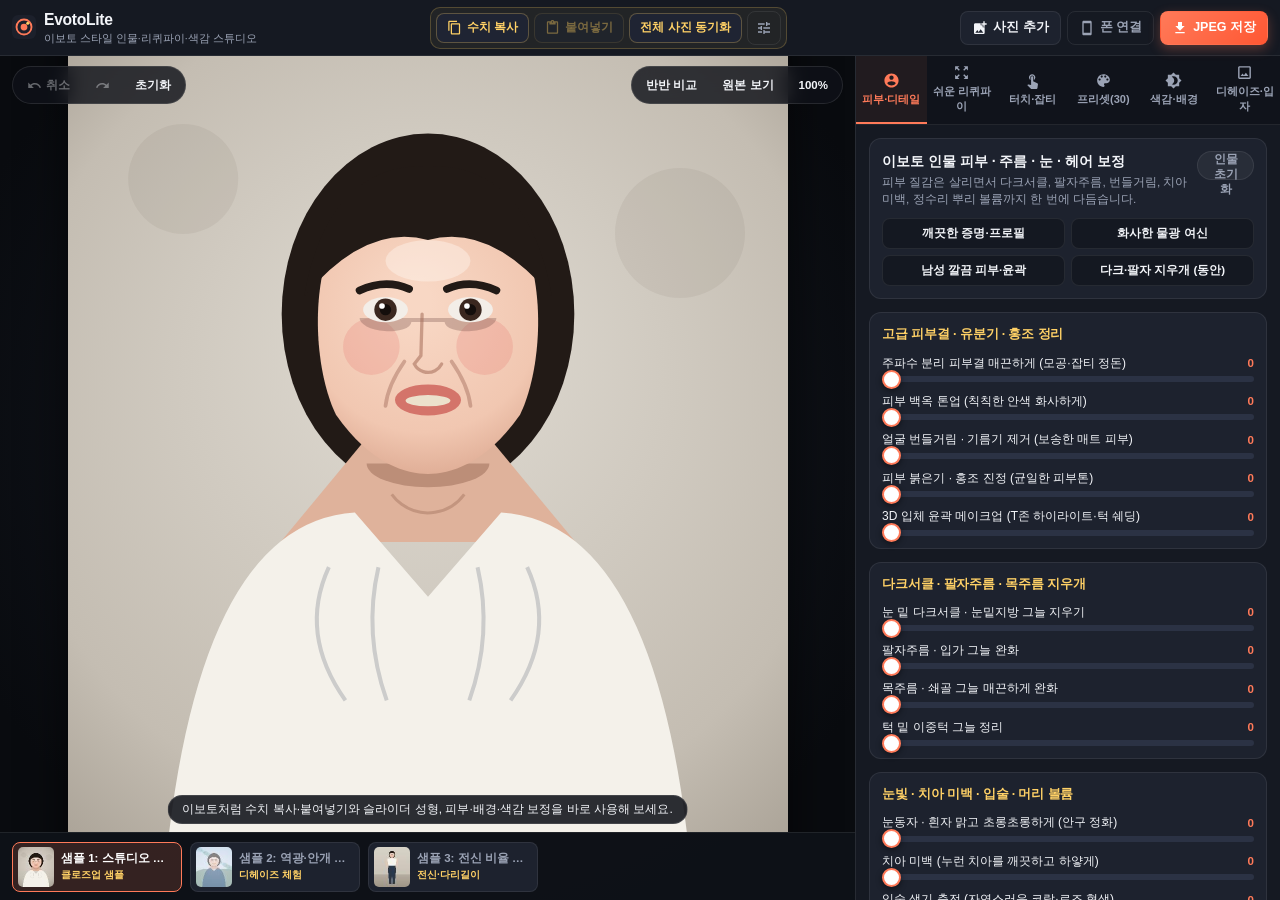
<file: index.html>
<!DOCTYPE html>
<html lang="ko">
<head>
  <meta charset="UTF-8">
  <meta name="viewport" content="width=device-width, initial-scale=1.0, maximum-scale=1.0, user-scalable=no, viewport-fit=cover">
  <title>EvotoLite - 쉬운 리퀴파이 & 인물·색감 올인원 보정 스튜디오</title>
  <meta name="theme-color" content="#0f1116">
  <meta name="apple-mobile-web-app-capable" content="yes">
  <meta name="apple-mobile-web-app-status-bar-style" content="black-translucent">
  <meta name="description" content="이보토 스타일 인물 피부·주름·치아·머리볼륨 보정, 슬라이더·터치 리퀴파이, 보정 수치 복사/붙여넣기 및 일괄 동기화, 30종 프리셋, 디헤이즈, 필름 그레인, JPEG 내보내기를 지원하는 스마트폰·PC 보정 앱">
  <link rel="manifest" href="manifest.json">
  <link rel="icon" href="data:image/svg+xml,<svg xmlns='http://www.w3.org/2000/svg' viewBox='0 0 100 100'><rect width='100' height='100' rx='24' fill='%230f1116'/><circle cx='50' cy='50' r='34' stroke='%23ff7a59' stroke-width='7' fill='none'/><circle cx='50' cy='50' r='15' fill='%23ff7a59'/><circle cx='65' cy='35' r='6' fill='%23ffd166'/></svg>">
  <link rel="stylesheet" href="style.css">
</head>
<body>
  <div class="app-shell">
    <!-- 상단 헤더 바 -->
    <header class="top-header" role="banner">
      <div class="brand-group">
        <div class="brand-logo" aria-hidden="true">
          <svg viewBox="0 0 32 32" width="24" height="24">
            <rect width="32" height="32" rx="8" fill="#1c202b"/>
            <circle cx="16" cy="16" r="10" stroke="#ff7a59" stroke-width="2.5" fill="none"/>
            <circle cx="16" cy="16" r="4.5" fill="#ff7a59"/>
            <circle cx="21" cy="11" r="2" fill="#ffd166"/>
          </svg>
        </div>
        <div class="brand-titles">
          <h1 class="brand-name">EvotoLite</h1>
          <span class="brand-sub">이보토 스타일 인물·리퀴파이·색감 스튜디오</span>
        </div>
      </div>

      <!-- 핵심: 이보토 스타일 보정 수치 복사 / 붙여넣기 / 일괄 동기화 바 -->
      <div class="sync-action-bar" role="group" aria-label="보정 수치 복사 및 붙여넣기">
        <button id="btn-copy-settings" type="button" class="btn btn-sync" title="현재 사진의 인물·리퀴파이·색감 보정 수치를 복사합니다 (Ctrl+C)">
          <svg viewBox="0 0 24 24" width="15" height="15" fill="currentColor" aria-hidden="true"><path d="M16 1H4c-1.1 0-2 .9-2 2v14h2V3h12V1zm3 4H8c-1.1 0-2 .9-2 2v14c0 1.1.9 2 2 2h11c1.1 0 2-.9 2-2V7c0-1.1-.9-2-2-2zm0 16H8V7h11v14z"/></svg>
          <span>수치 복사</span>
        </button>
        <button id="btn-paste-settings" type="button" class="btn btn-sync" disabled title="복사해 둔 보정 수치를 현재 사진에 그대로 붙여넣습니다 (Ctrl+V)">
          <svg viewBox="0 0 24 24" width="15" height="15" fill="currentColor" aria-hidden="true"><path d="M19 2h-4.18C14.4.84 13.3 0 12 0c-1.3 0-2.4.84-2.82 2H5c-1.1 0-2 .9-2 2v16c0 1.1.9 2 2 2h14c1.1 0 2-.9 2-2V4c0-1.1-.9-2-2-2zm-7 0c.55 0 1 .45 1 1s-.45 1-1 1-1-.45-1-1 .45-1 1-1zm7 18H5V4h2v3h10V4h2v16z"/></svg>
          <span>붙여넣기</span>
        </button>
        <button id="btn-sync-all-photos" type="button" class="btn btn-sync hide-sm" title="현재 보정 수치를 아래 목록의 모든 사진에 한 번에 똑같이 적용합니다">
          <span>전체 사진 동기화</span>
        </button>
        <button id="btn-copy-options" type="button" class="btn btn-ghost btn-icon-only" title="복사할 항목 선택 및 텍스트 코드로 공유하기" aria-label="복사 옵션 및 수치 코드 창 열기">
          <svg viewBox="0 0 24 24" width="16" height="16" fill="currentColor"><path d="M3 17v2h6v-2H3zM3 5v2h10V5H3zm10 16v-2h8v-2h-8v-2h-2v6h2zM7 9v2H3v2h4v2h2V9H7zm14 4v-2H11v2h10zm-6-4h2V7h4V5h-4V3h-2v6z"/></svg>
        </button>
      </div>

      <div class="header-actions">
        <label for="file-upload-input" class="btn btn-secondary" title="내 스마트폰이나 컴퓨터에서 사진 여러 장 불러오기">
          <svg viewBox="0 0 24 24" width="16" height="16" fill="currentColor" aria-hidden="true"><path d="M19 7v2.99s-1.99.01-2 0V7h-3s.01-1.99 0-2h3V2h2v3h3v2h-3zm-3 4V8h-3V5H5c-1.1 0-2 .9-2 2v12c0 1.1.9 2 2 2h12c1.1 0 2-.9 2-2v-8h-3zM5 19l3-4 2 3 3-4 4 5H5z"/></svg>
          <span>사진 추가</span>
        </label>
        <input id="file-upload-input" type="file" accept="image/*" multiple class="sr-only">

        <button id="btn-mobile-guide" type="button" class="btn btn-ghost" title="스마트폰 연결 및 앱 설치 방법">
          <svg viewBox="0 0 24 24" width="16" height="16" fill="currentColor" aria-hidden="true"><path d="M17 1.01L7 1c-1.1 0-2 .9-2 2v18c0 1.1.9 2 2 2h10c1.1 0 2-.9 2-2V3c0-1.1-.9-1.99-2-1.99zM17 19H7V5h10v14z"/></svg>
          <span class="hide-md">폰 연결</span>
        </button>

        <button id="btn-export-open" type="button" class="btn btn-primary" title="보정한 사진을 JPEG 파일로 저장하기">
          <svg viewBox="0 0 24 24" width="16" height="16" fill="currentColor" aria-hidden="true"><path d="M19 9h-4V3H9v6H5l7 7 7-7zM5 18v2h14v-2H5z"/></svg>
          <span>JPEG 저장</span>
        </button>
      </div>
    </header>

    <!-- 메인 워크스페이스 (캔버스 뷰포트 + 컨트롤 독) -->
    <main class="workspace">
      <!-- 사진 미리보기 & 하단 필름스트립 영역 -->
      <section class="canvas-stage" id="canvas-stage" aria-label="사진 편집 미리보기 영역">
        <!-- 상단 플로팅 미니 툴바 (실행취소, 비교, 배율) -->
        <div class="stage-floating-bar">
          <div class="floating-group">
            <button id="btn-undo" type="button" class="icon-pill" title="한 단계 취소 (Ctrl+Z)" disabled aria-label="한 단계 취소">
              <svg viewBox="0 0 24 24" width="15" height="15" fill="currentColor"><path d="M12.5 8c-2.65 0-5.05.99-6.9 2.6L2 7v9h9l-3.62-3.62c1.39-1.16 3.16-1.88 5.12-1.88 3.54 0 6.55 2.31 7.6 5.5l2.37-.78C21.08 11.03 17.15 8 12.5 8z"/></svg>
              <span>취소</span>
            </button>
            <button id="btn-redo" type="button" class="icon-pill" title="다시 실행 (Ctrl+Y)" disabled aria-label="다시 실행">
              <svg viewBox="0 0 24 24" width="15" height="15" fill="currentColor"><path d="M18.4 10.6C16.55 8.99 14.15 8 11.5 8c-4.65 0-8.58 3.03-9.96 7.22L3.9 16c1.05-3.19 4.05-5.5 7.6-5.5 1.95 0 3.73.72 5.12 1.88L13 16h9V7l-3.6 3.6z"/></svg>
            </button>
            <button id="btn-reset-all" type="button" class="icon-pill" title="현재 사진의 모든 보정을 처음 상태로 초기화">
              <span>초기화</span>
            </button>
          </div>

          <div class="floating-group">
            <button id="btn-split-compare" type="button" class="icon-pill" aria-pressed="false" title="화면을 반으로 나누어 보정 전과 후 비교하기">
              <span>반반 비교</span>
            </button>
            <button id="btn-hold-original" type="button" class="icon-pill" title="누르고 있는 동안 원본 사진 보기 (스페이스바)">
              <span>원본 보기</span>
            </button>
            <button id="btn-zoom-fit" type="button" class="icon-pill" title="화면 크기에 사진 맞추기">
              <span id="zoom-readout">100%</span>
            </button>
          </div>
        </div>

        <!-- 캔버스 래퍼 -->
        <div class="canvas-viewport" id="canvas-viewport">
          <div class="canvas-transform-layer" id="canvas-transform-layer">
            <!-- 보정 후 메인 캔버스 -->
            <canvas id="editor-canvas" width="900" height="1125"></canvas>
            <!-- 반반 비교용 원본 오버레이 캔버스 -->
            <canvas id="before-canvas" class="before-canvas hidden" width="900" height="1125"></canvas>
            <!-- 리퀴파이 격자(그리드) 및 가이드 표시용 오버레이 캔버스 -->
            <canvas id="overlay-canvas" class="overlay-canvas" width="900" height="1125"></canvas>

            <!-- 반반 비교 슬라이더 핸들 -->
            <div id="split-divider" class="split-divider hidden" style="left: 50%;">
              <div class="split-line"></div>
              <div class="split-handle" role="slider" aria-label="전후 비교 구분선" aria-valuemin="5" aria-valuemax="95" aria-valuenow="50" tabindex="0">
                <span>전</span>
                <span>후</span>
              </div>
            </div>

            <!-- 이보토 스타일 스마트 리퀴파이 얼굴·체형 가이드 핸들 -->
            <div id="face-guide-box" class="face-guide-box hidden">
              <div class="face-guide-header">
                <span>얼굴 중심 가이드 (드래그하여 얼굴에 맞추세요)</span>
              </div>
              <div class="face-oval-ring">
                <span class="guide-dot eye-left" title="왼쪽 눈 위치"></span>
                <span class="guide-dot eye-right" title="오른쪽 눈 위치"></span>
                <span class="guide-dot nose-center" title="코 중심"></span>
                <span class="guide-dot mouth-center" title="입술 위치"></span>
                <span class="guide-dot chin-bottom" title="턱끝 V라인 기준점"></span>
              </div>
              <div class="face-guide-resize-handle" id="face-guide-resize" title="크기 조절">⤡</div>
            </div>
          </div>

          <!-- 터치 브러시 미리보기 원 -->
          <div id="brush-cursor" class="brush-cursor hidden" aria-hidden="true"></div>
        </div>

        <!-- 하단 상태 토스트 안내 -->
        <div id="status-toast" class="status-toast" role="status" aria-live="polite">
          이보토처럼 수치 복사·붙여넣기와 슬라이더 성형, 피부·배경·색감 보정을 바로 사용해 보세요.
        </div>

        <!-- 이보토 스타일 하단 다중 사진 필름스트립 (사진 여러 장 전환 & 보정 수치 복붙 테스트용) -->
        <div class="filmstrip-bar" aria-label="사진 목록 및 샘플 전환">
          <div id="filmstrip-list" class="filmstrip-list" role="list">
            <!-- JS에서 샘플 3종 + 사용자가 추가한 사진 썸네일이 렌더링됩니다 -->
          </div>
        </div>
      </section>

      <!-- 보정 도구 패널 (PC: 우측 사이드바 / 스마트폰: 하단 시트) -->
      <aside class="tools-dock" aria-label="사진 보정 도구 모음">
        <!-- 6대 핵심 기능 탭 네비게이션 -->
        <nav class="tool-tabs" role="tablist" aria-label="보정 카테고리 선택">
          <button type="button" role="tab" id="tab-btn-beauty" class="tool-tab active" aria-selected="true" aria-controls="panel-beauty" data-tab="beauty">
            <svg viewBox="0 0 24 24" width="17" height="17" fill="currentColor" aria-hidden="true"><path d="M12 2C6.48 2 2 6.48 2 12s4.48 10 10 10 10-4.48 10-10S17.52 2 12 2zm0 3c1.66 0 3 1.34 3 3s-1.34 3-3 3-3-1.34-3-3 1.34-3 3-3zm0 14.2c-2.5 0-4.71-1.28-6-3.22.03-1.99 4-3.08 6-3.08 1.99 0 5.97 1.09 6 3.08-1.29 1.94-3.5 3.22-6 3.22z"/></svg>
            <span>피부·디테일</span>
          </button>

          <button type="button" role="tab" id="tab-btn-liquify-easy" class="tool-tab" aria-selected="false" aria-controls="panel-liquify-easy" data-tab="liquify-easy">
            <svg viewBox="0 0 24 24" width="17" height="17" fill="currentColor" aria-hidden="true"><path d="M15 3l2.3 2.3-2.89 2.87 1.42 1.42L18.7 6.7 21 9V3h-6zM3 9l2.3-2.3 2.87 2.89 1.42-1.42L6.7 5.3 9 3H3v6zm6 12l-2.3-2.3 2.89-2.87-1.42-1.42L5.3 17.3 3 15v6h6zm12-6l-2.3 2.3-2.87-2.89-1.42 1.42 2.89 2.87L15 21h6v-6z"/></svg>
            <span>쉬운 리퀴파이</span>
          </button>

          <button type="button" role="tab" id="tab-btn-liquify-touch" class="tool-tab" aria-selected="false" aria-controls="panel-liquify-touch" data-tab="liquify-touch">
            <svg viewBox="0 0 24 24" width="17" height="17" fill="currentColor" aria-hidden="true"><path d="M9 11.24V7.5C9 6.12 10.12 5 11.5 5S14 6.12 14 7.5v3.74c1.21-.81 2-2.18 2-3.74C16 5.01 13.99 3 11.5 3S7 5.01 7 7.5c0 1.56.79 2.93 2 3.74zm9.84 4.63l-4.54-2.26c-.17-.07-.35-.11-.54-.11H13v-6c0-.83-.67-1.5-1.5-1.5S10 6.67 10 7.5v10.74l-3.43-.72c-.08-.01-.15-.03-.24-.03-.31 0-.59.13-.79.33l-.79.8 4.94 4.94c.27.27.65.44 1.06.44h6.79c.75 0 1.33-.55 1.44-1.28l.75-5.27c.01-.07.02-.14.02-.2 0-.62-.38-1.16-.91-1.38z"/></svg>
            <span>터치·잡티</span>
          </button>

          <button type="button" role="tab" id="tab-btn-presets" class="tool-tab" aria-selected="false" aria-controls="panel-presets" data-tab="presets">
            <svg viewBox="0 0 24 24" width="17" height="17" fill="currentColor" aria-hidden="true"><path d="M12 3c-4.97 0-9 4.03-9 9s4.03 9 9 9c.83 0 1.5-.67 1.5-1.5 0-.39-.15-.74-.39-1.01-.23-.26-.38-.61-.38-.99 0-.83.67-1.5 1.5-1.5H16c2.76 0 5-2.24 5-5 0-4.42-4.03-8-9-8zm-5.5 9c-.83 0-1.5-.67-1.5-1.5S5.67 9 6.5 9 8 9.67 8 10.5 7.33 12 6.5 12zm3-4C8.67 8 8 7.33 8 6.5S8.67 5 9.5 5s1.5.67 1.5 1.5S10.33 8 9.5 8zm5 0c-.83 0-1.5-.67-1.5-1.5S13.67 5 14.5 5s1.5.67 1.5 1.5S15.33 8 14.5 8zm3 4c-.83 0-1.5-.67-1.5-1.5S16.67 9 17.5 9s1.5.67 1.5 1.5-.67 1.5-1.5 1.5z"/></svg>
            <span>프리셋(30)</span>
          </button>

          <button type="button" role="tab" id="tab-btn-color" class="tool-tab" aria-selected="false" aria-controls="panel-color" data-tab="color">
            <svg viewBox="0 0 24 24" width="17" height="17" fill="currentColor" aria-hidden="true"><path d="M20 8.69V4h-4.69L12 .69 8.69 4H4v4.69L.69 12 4 15.31V20h4.69L12 23.31 15.31 20H20v-4.69L23.31 12 20 8.69zM12 18c-.89 0-1.74-.2-2.5-.55C11.56 16.5 13 14.42 13 12s-1.44-4.5-3.5-5.45C10.26 6.2 11.11 6 12 6c3.31 0 6 2.69 6 6s-2.69 6-6 6z"/></svg>
            <span>색감·배경</span>
          </button>

          <button type="button" role="tab" id="tab-btn-effects" class="tool-tab" aria-selected="false" aria-controls="panel-effects" data-tab="effects">
            <svg viewBox="0 0 24 24" width="17" height="17" fill="currentColor" aria-hidden="true"><path d="M19 3H5c-1.1 0-2 .9-2 2v14c0 1.1.9 2 2 2h14c1.1 0 2-.9 2-2V5c0-1.1-.9-2-2-2zm0 16H5V5h14v14zm-5.04-6.71l-2.75 3.54-1.96-2.36L6.5 17h11l-3.54-4.71z"/></svg>
            <span>디헤이즈·입자</span>
          </button>
        </nav>

        <!-- 탭 본문 스크롤 영역 -->
        <div class="tool-panels">
          <!-- 탭 1: 이보토 핵심 인물 피부 · 주름 · 눈 · 치아 · 머리 볼륨 보정 -->
          <section id="panel-beauty" role="tabpanel" aria-labelledby="tab-btn-beauty" class="tool-panel active">
            <div class="panel-intro-card">
              <div class="intro-header-inline">
                <div>
                  <h2 class="panel-title">이보토 인물 피부 · 주름 · 눈 · 헤어 보정</h2>
                  <p class="panel-desc">피부 질감은 살리면서 다크서클, 팔자주름, 번들거림, 치아 미백, 정수리 뿌리 볼륨까지 한 번에 다듬습니다.</p>
                </div>
                <button type="button" id="btn-reset-beauty" class="chip-btn subtle">인물 초기화</button>
              </div>
              <div class="quick-combo-grid">
                <button type="button" class="combo-btn" data-beauty-pack="cleanId">깨끗한 증명·프로필</button>
                <button type="button" class="combo-btn" data-beauty-pack="dewyGlow">화사한 물광 여신</button>
                <button type="button" class="combo-btn" data-beauty-pack="menNatural">남성 깔끔 피부·윤곽</button>
                <button type="button" class="combo-btn" data-beauty-pack="youngFresh">다크·팔자 지우개 (동안)</button>
              </div>
            </div>

            <!-- 1-1. 피부결 & 톤 & 유분기 -->
            <div class="control-section">
              <h3 class="section-heading">고급 피부결 · 유분기 · 홍조 정리</h3>

              <div class="slider-item">
                <div class="slider-header">
                  <label for="sl-skinSmooth">주파수 분리 피부결 매끈하게 (모공·잡티 정돈)</label>
                  <span class="slider-val" id="val-skinSmooth">0</span>
                </div>
                <input type="range" id="sl-skinSmooth" data-param="skinSmooth" min="0" max="100" step="1" value="0">
              </div>

              <div class="slider-item">
                <div class="slider-header">
                  <label for="sl-skinBrighten">피부 백옥 톤업 (칙칙한 안색 화사하게)</label>
                  <span class="slider-val" id="val-skinBrighten">0</span>
                </div>
                <input type="range" id="sl-skinBrighten" data-param="skinBrighten" min="0" max="100" step="1" value="0">
              </div>

              <div class="slider-item">
                <div class="slider-header">
                  <label for="sl-shineRemove">얼굴 번들거림 · 기름기 제거 (보송한 매트 피부)</label>
                  <span class="slider-val" id="val-shineRemove">0</span>
                </div>
                <input type="range" id="sl-shineRemove" data-param="shineRemove" min="0" max="100" step="1" value="0">
              </div>

              <div class="slider-item">
                <div class="slider-header">
                  <label for="sl-skinRednessRemove">피부 붉은기 · 홍조 진정 (균일한 피부톤)</label>
                  <span class="slider-val" id="val-skinRednessRemove">0</span>
                </div>
                <input type="range" id="sl-skinRednessRemove" data-param="skinRednessRemove" min="0" max="100" step="1" value="0">
              </div>

              <div class="slider-item">
                <div class="slider-header">
                  <label for="sl-faceContour">3D 입체 윤곽 메이크업 (T존 하이라이트·턱 쉐딩)</label>
                  <span class="slider-val" id="val-faceContour">0</span>
                </div>
                <input type="range" id="sl-faceContour" data-param="faceContour" min="0" max="100" step="1" value="0">
              </div>
            </div>

            <!-- 1-2. 다크서클 · 팔자주름 · 목주름 · 이중턱 -->
            <div class="control-section">
              <h3 class="section-heading">다크서클 · 팔자주름 · 목주름 지우개</h3>

              <div class="slider-item">
                <div class="slider-header">
                  <label for="sl-darkCircle">눈 밑 다크서클 · 눈밑지방 그늘 지우기</label>
                  <span class="slider-val" id="val-darkCircle">0</span>
                </div>
                <input type="range" id="sl-darkCircle" data-param="darkCircle" min="0" max="100" step="1" value="0">
              </div>

              <div class="slider-item">
                <div class="slider-header">
                  <label for="sl-nasolabialFold">팔자주름 · 입가 그늘 완화</label>
                  <span class="slider-val" id="val-nasolabialFold">0</span>
                </div>
                <input type="range" id="sl-nasolabialFold" data-param="nasolabialFold" min="0" max="100" step="1" value="0">
              </div>

              <div class="slider-item">
                <div class="slider-header">
                  <label for="sl-neckWrinkle">목주름 · 쇄골 그늘 매끈하게 완화</label>
                  <span class="slider-val" id="val-neckWrinkle">0</span>
                </div>
                <input type="range" id="sl-neckWrinkle" data-param="neckWrinkle" min="0" max="100" step="1" value="0">
              </div>

              <div class="slider-item">
                <div class="slider-header">
                  <label for="sl-doubleChin">턱 밑 이중턱 그늘 정리</label>
                  <span class="slider-val" id="val-doubleChin">0</span>
                </div>
                <input type="range" id="sl-doubleChin" data-param="doubleChin" min="0" max="100" step="1" value="0">
              </div>
            </div>

            <!-- 1-3. 눈빛 · 치아 미백 · 입술 생기 · 헤어 볼륨 -->
            <div class="control-section">
              <h3 class="section-heading">눈빛 · 치아 미백 · 입술 · 머리 볼륨</h3>

              <div class="slider-item">
                <div class="slider-header">
                  <label for="sl-eyeBrighten">눈동자 · 흰자 맑고 초롱초롱하게 (안구 정화)</label>
                  <span class="slider-val" id="val-eyeBrighten">0</span>
                </div>
                <input type="range" id="sl-eyeBrighten" data-param="eyeBrighten" min="0" max="100" step="1" value="0">
              </div>

              <div class="slider-item">
                <div class="slider-header">
                  <label for="sl-teethWhiten">치아 미백 (누런 치아를 깨끗하고 하얗게)</label>
                  <span class="slider-val" id="val-teethWhiten">0</span>
                </div>
                <input type="range" id="sl-teethWhiten" data-param="teethWhiten" min="0" max="100" step="1" value="0">
              </div>

              <div class="slider-item">
                <div class="slider-header">
                  <label for="sl-lipTint">입술 생기 충전 (자연스러운 코랄·로즈 혈색)</label>
                  <span class="slider-val" id="val-lipTint">0</span>
                </div>
                <input type="range" id="sl-lipTint" data-param="lipTint" min="0" max="100" step="1" value="0">
              </div>

              <div class="slider-item">
                <div class="slider-header">
                  <label for="sl-hairVolume">정수리 뿌리 볼륨 살리기 (이보토 헤어뽕)</label>
                  <span class="slider-val" id="val-hairVolume">0</span>
                </div>
                <input type="range" id="sl-hairVolume" data-param="hairVolume" min="-40" max="100" step="1" value="0">
              </div>

              <div class="slider-item">
                <div class="slider-header">
                  <label for="sl-hairlineFill">빈 헤어라인 · M자 이마 촘촘하게 채우기</label>
                  <span class="slider-val" id="val-hairlineFill">0</span>
                </div>
                <input type="range" id="sl-hairlineFill" data-param="hairlineFill" min="0" max="100" step="1" value="0">
              </div>

              <div class="slider-item">
                <div class="slider-header">
                  <label for="sl-hairGloss">머릿결 윤기 · 엔젤링 선명도</label>
                  <span class="slider-val" id="val-hairGloss">0</span>
                </div>
                <input type="range" id="sl-hairGloss" data-param="hairGloss" min="0" max="100" step="1" value="0">
              </div>
            </div>
          </section>

          <!-- 탭 2: 이보토 스타일 쉬운 슬라이더 리퀴파이 & 체형·의상 -->
          <section id="panel-liquify-easy" role="tabpanel" aria-labelledby="tab-btn-liquify-easy" class="tool-panel hidden">
            <div class="panel-intro-card">
              <div class="intro-row">
                <div>
                  <h2 class="panel-title">이보토 스타일 슬라이더 리퀴파이 (얼굴·체형·옷주름)</h2>
                  <p class="panel-desc">막대만 움직이면 얼굴 윤곽, 중안부 길이, 좌우 대칭, 눈코입 비율, 팔뚝·다리 길이, 옷 주름까지 정리됩니다.</p>
                </div>
              </div>
              <div class="guide-controls-row">
                <button type="button" id="btn-toggle-face-guide" class="chip-btn" aria-pressed="false">
                  <span>얼굴 위치 가이드 보기</span>
                </button>
                <button type="button" id="btn-auto-detect-face" class="chip-btn">
                  <span>얼굴 위치 자동 맞춤</span>
                </button>
                <button type="button" id="btn-reset-easy-liquify" class="chip-btn subtle">
                  <span>리퀴파이 초기화</span>
                </button>
              </div>
            </div>

            <!-- 원클릭 윤곽 콤보 -->
            <div class="control-section">
              <h3 class="section-heading">원클릭 자동 윤곽 스타일</h3>
              <div class="quick-combo-grid">
                <button type="button" class="combo-btn" data-liquify-combo="natural">자연스러운 윤곽 정리</button>
                <button type="button" class="combo-btn" data-liquify-combo="vline">아이돌 V라인+중안부축소</button>
                <button type="button" class="combo-btn" data-liquify-combo="body">전신 황금비율+직각어깨</button>
                <button type="button" class="combo-btn" data-liquify-combo="studio">증명사진 대칭·옷주름 정돈</button>
              </div>
            </div>

            <!-- 얼굴 윤곽 & 비율 슬라이더 -->
            <div class="control-section">
              <h3 class="section-heading">얼굴형 · 대칭 · 중안부 비율</h3>

              <div class="slider-item">
                <div class="slider-header">
                  <label for="sl-faceSlim">얼굴 작게 (소두 효과)</label>
                  <span class="slider-val" id="val-faceSlim">0</span>
                </div>
                <input type="range" id="sl-faceSlim" data-param="faceSlim" min="-60" max="100" step="1" value="0">
              </div>

              <div class="slider-item">
                <div class="slider-header">
                  <label for="sl-faceSymmetry">얼굴 좌우 비대칭 균형 맞추기</label>
                  <span class="slider-val" id="val-faceSymmetry">0</span>
                </div>
                <input type="range" id="sl-faceSymmetry" data-param="faceSymmetry" min="-100" max="100" step="1" value="0">
              </div>

              <div class="slider-item">
                <div class="slider-header">
                  <label for="sl-vLine">턱선 갸름하게 (V라인)</label>
                  <span class="slider-val" id="val-vLine">0</span>
                </div>
                <input type="range" id="sl-vLine" data-param="vLine" min="-60" max="100" step="1" value="0">
              </div>

              <div class="slider-item">
                <div class="slider-header">
                  <label for="sl-cheekSlim">볼살 · 광대 매끈하게 넣기</label>
                  <span class="slider-val" id="val-cheekSlim">0</span>
                </div>
                <input type="range" id="sl-cheekSlim" data-param="cheekSlim" min="-60" max="100" step="1" value="0">
              </div>

              <div class="slider-item">
                <div class="slider-header">
                  <label for="sl-midfaceShorten">중안부 축소 (얼굴 중앙부 짧고 어려 보이게)</label>
                  <span class="slider-val" id="val-midfaceShorten">0</span>
                </div>
                <input type="range" id="sl-midfaceShorten" data-param="midfaceShorten" min="-50" max="100" step="1" value="0">
              </div>

              <div class="slider-item">
                <div class="slider-header">
                  <label for="sl-foreheadHeight">이마 길이 · 볼륨 조절</label>
                  <span class="slider-val" id="val-foreheadHeight">0</span>
                </div>
                <input type="range" id="sl-foreheadHeight" data-param="foreheadHeight" min="-60" max="60" step="1" value="0">
              </div>

              <div class="slider-item">
                <div class="slider-header">
                  <label for="sl-chinLength">턱끝 길이 조절 (짧게 ↔ 길게)</label>
                  <span class="slider-val" id="val-chinLength">0</span>
                </div>
                <input type="range" id="sl-chinLength" data-param="chinLength" min="-60" max="60" step="1" value="0">
              </div>
            </div>

            <!-- 눈 · 코 · 입 정밀 성형 슬라이더 -->
            <div class="control-section">
              <h3 class="section-heading">눈 · 코 · 입 정밀 리퀴파이</h3>

              <div class="slider-item">
                <div class="slider-header">
                  <label for="sl-eyeSize">눈 전체 크기 확대</label>
                  <span class="slider-val" id="val-eyeSize">0</span>
                </div>
                <input type="range" id="sl-eyeSize" data-param="eyeSize" min="-50" max="100" step="1" value="0">
              </div>

              <div class="slider-item">
                <div class="slider-header">
                  <label for="sl-eyeWidth">눈 가로 트임 (시원한 눈매)</label>
                  <span class="slider-val" id="val-eyeWidth">0</span>
                </div>
                <input type="range" id="sl-eyeWidth" data-param="eyeWidth" min="-50" max="100" step="1" value="0">
              </div>

              <div class="slider-item">
                <div class="slider-header">
                  <label for="sl-eyeDistance">미간 거리 조절 (모으기 ↔ 넓히기)</label>
                  <span class="slider-val" id="val-eyeDistance">0</span>
                </div>
                <input type="range" id="sl-eyeDistance" data-param="eyeDistance" min="-60" max="60" step="1" value="0">
              </div>

              <div class="slider-item">
                <div class="slider-header">
                  <label for="sl-eyeTilt">눈꼬리 각도 (순한 강아지눈 ↔ 시크한 고양이눈)</label>
                  <span class="slider-val" id="val-eyeTilt">0</span>
                </div>
                <input type="range" id="sl-eyeTilt" data-param="eyeTilt" min="-60" max="60" step="1" value="0">
              </div>

              <div class="slider-item">
                <div class="slider-header">
                  <label for="sl-noseSlim">코 날렵하게 (콧볼·콧망울 축소)</label>
                  <span class="slider-val" id="val-noseSlim">0</span>
                </div>
                <input type="range" id="sl-noseSlim" data-param="noseSlim" min="-50" max="100" step="1" value="0">
              </div>

              <div class="slider-item">
                <div class="slider-header">
                  <label for="sl-lipPlump">입술 도톰하게 (오버립 볼륨)</label>
                  <span class="slider-val" id="val-lipPlump">0</span>
                </div>
                <input type="range" id="sl-lipPlump" data-param="lipPlump" min="-50" max="100" step="1" value="0">
              </div>

              <div class="slider-item">
                <div class="slider-header">
                  <label for="sl-smileLift">입꼬리 자연스러운 미소 올리기</label>
                  <span class="slider-val" id="val-smileLift">0</span>
                </div>
                <input type="range" id="sl-smileLift" data-param="smileLift" min="-50" max="100" step="1" value="0">
              </div>
            </div>

            <!-- 체형 · 비율 · 의상 주름 슬라이더 -->
            <div class="control-section">
              <h3 class="section-heading">어깨 · 팔뚝 · 허리 · 다리 비율 & 옷 주름 제거</h3>

              <div class="slider-item">
                <div class="slider-header">
                  <label for="sl-neckLengthen">승모근 내리기 · 목 길어 보이게</label>
                  <span class="slider-val" id="val-neckLengthen">0</span>
                </div>
                <input type="range" id="sl-neckLengthen" data-param="neckLengthen" min="-50" max="100" step="1" value="0">
              </div>

              <div class="slider-item">
                <div class="slider-header">
                  <label for="sl-shoulderWidth">직각 어깨 · 어깨 너비 조절 (좁게 ↔ 넓게)</label>
                  <span class="slider-val" id="val-shoulderWidth">0</span>
                </div>
                <input type="range" id="sl-shoulderWidth" data-param="shoulderWidth" min="-60" max="60" step="1" value="0">
              </div>

              <div class="slider-item">
                <div class="slider-header">
                  <label for="sl-armSlim">팔뚝살 슬림하게 정리</label>
                  <span class="slider-val" id="val-armSlim">0</span>
                </div>
                <input type="range" id="sl-armSlim" data-param="armSlim" min="-50" max="100" step="1" value="0">
              </div>

              <div class="slider-item">
                <div class="slider-header">
                  <label for="sl-waistSlim">허리 · 몸통 라인 잘록하게</label>
                  <span class="slider-val" id="val-waistSlim">0</span>
                </div>
                <input type="range" id="sl-waistSlim" data-param="waistSlim" min="-50" max="100" step="1" value="0">
              </div>

              <div class="slider-item">
                <div class="slider-header">
                  <label for="sl-hipVolume">골반 · 힙 라인 볼륨감</label>
                  <span class="slider-val" id="val-hipVolume">0</span>
                </div>
                <input type="range" id="sl-hipVolume" data-param="hipVolume" min="-50" max="100" step="1" value="0">
              </div>

              <div class="slider-item">
                <div class="slider-header">
                  <label for="sl-legLength">키 · 다리 길어 보이게 (하체 비율 연장)</label>
                  <span class="slider-val" id="val-legLength">0</span>
                </div>
                <input type="range" id="sl-legLength" data-param="legLength" min="0" max="100" step="1" value="0">
              </div>

              <div class="slider-item">
                <div class="slider-header">
                  <label for="sl-clothesDewrinkle">의상 주름 다림질 (셔츠·정장 구김 매끈하게 제거)</label>
                  <span class="slider-val" id="val-clothesDewrinkle">0</span>
                </div>
                <input type="range" id="sl-clothesDewrinkle" data-param="clothesDewrinkle" min="0" max="100" step="1" value="0">
              </div>
            </div>
          </section>

          <!-- 탭 3: 터치/브러시 리퀴파이 & 잡티 콕 찍어 지우기 탭 -->
          <section id="panel-liquify-touch" role="tabpanel" aria-labelledby="tab-btn-liquify-touch" class="tool-panel hidden">
            <div class="panel-intro-card">
              <h2 class="panel-title">터치 성형 브러시 & 잡티 콕 찍어 지우기</h2>
              <p class="panel-desc">점·여드름을 콕 찍어 지우거나, 손가락·마우스로 사진 위를 쓱 밀어서 원하는 부위를 직접 성형합니다.</p>
            </div>

            <div class="control-section">
              <h3 class="section-heading">터치 브러시 도구 선택 (7가지 모드)</h3>
              <div class="brush-mode-grid">
                <button type="button" class="brush-mode-btn active" data-brush-mode="push">
                  <span class="mode-title">밀기 (윤곽 이동)</span>
                  <span class="mode-sub">미는 방향대로 턱선·라인 정리</span>
                </button>
                <button type="button" class="brush-mode-btn" data-brush-mode="shrink">
                  <span class="mode-title">줄이기 (오므리기)</span>
                  <span class="mode-sub">터치한 부위를 갸름하고 작게</span>
                </button>
                <button type="button" class="brush-mode-btn" data-brush-mode="expand">
                  <span class="mode-title">키우기 (볼륨 업)</span>
                  <span class="mode-sub">눈 확대 · 정수리 머리 볼륨</span>
                </button>
                <button type="button" class="brush-mode-btn" data-brush-mode="spotHeal">
                  <span class="mode-title">잡티·점 지우개 (콕 찍기)</span>
                  <span class="mode-sub">여드름·점·먼지를 터치해 제거</span>
                </button>
                <button type="button" class="brush-mode-btn" data-brush-mode="restore">
                  <span class="mode-title">성형 복구 브러시</span>
                  <span class="mode-sub">문지른 부분만 원래대로 복원</span>
                </button>
                <button type="button" class="brush-mode-btn" data-brush-mode="freeze">
                  <span class="mode-title">배경 보호 마스크</span>
                  <span class="mode-sub">배경·직선이 휘지 않게 빨간 보호막 칠하기</span>
                </button>
                <button type="button" class="brush-mode-btn" data-brush-mode="thaw">
                  <span class="mode-title">보호 마스크 지우개</span>
                  <span class="mode-sub">칠해 둔 빨간 보호 영역 지우기</span>
                </button>
              </div>
            </div>

            <div class="control-section">
              <h3 class="section-heading">브러시 크기 및 강도</h3>

              <div class="slider-item">
                <div class="slider-header">
                  <label for="sl-brushRadius">브러시 크기 (원 크기)</label>
                  <span class="slider-val" id="val-brushRadius">65px</span>
                </div>
                <input type="range" id="sl-brushRadius" min="12" max="220" step="1" value="65">
              </div>

              <div class="slider-item">
                <div class="slider-header">
                  <label for="sl-brushStrength">터치 밀기 강도</label>
                  <span class="slider-val" id="val-brushStrength">55%</span>
                </div>
                <input type="range" id="sl-brushStrength" min="10" max="100" step="1" value="55">
              </div>

              <div class="touch-helper-row">
                <button type="button" id="btn-toggle-grid" class="chip-btn" aria-pressed="false">
                  <span>격자선(그리드) 표시</span>
                </button>
                <button type="button" id="btn-pan-mode" class="chip-btn" aria-pressed="false">
                  <span>한 손가락 화면 이동 모드</span>
                </button>
                <button type="button" id="btn-clear-spots" class="chip-btn subtle">
                  <span>잡티 지우개 초기화</span>
                </button>
                <button type="button" id="btn-clear-freeze" class="chip-btn subtle">
                  <span>고정 마스크 해제</span>
                </button>
                <button type="button" id="btn-reset-brush" class="chip-btn subtle">
                  <span>터치 성형 초기화</span>
                </button>
              </div>
            </div>
          </section>

          <!-- 탭 4: 프리셋 탭 (30종 + 내 프리셋) -->
          <section id="panel-presets" role="tabpanel" aria-labelledby="tab-btn-presets" class="tool-panel hidden">
            <div class="panel-intro-card">
              <h2 class="panel-title">이보토 감성 색감 & 윤곽 올인원 프리셋 (30종)</h2>
              <p class="panel-desc">원하는 프리셋을 누르면 색감, 디헤이즈, 필름 입자, 인물 보정이 자동으로 조합됩니다.</p>

              <div class="slider-item preset-intensity-box">
                <div class="slider-header">
                  <label for="sl-presetIntensity">적용된 프리셋 강도 조절</label>
                  <span class="slider-val" id="val-presetIntensity">100%</span>
                </div>
                <input type="range" id="sl-presetIntensity" min="0" max="150" step="1" value="100">
              </div>
            </div>

            <!-- 프리셋 카테고리 필터 -->
            <div class="preset-categories" role="group" aria-label="프리셋 분류">
              <button type="button" class="cat-pill active" data-preset-cat="all">전체 (30)</button>
              <button type="button" class="cat-pill" data-preset-cat="portrait">인물·스튜디오</button>
              <button type="button" class="cat-pill" data-preset-cat="film">필름·빈티지</button>
              <button type="button" class="cat-pill" data-preset-cat="cinema">시네마틱·감성</button>
              <button type="button" class="cat-pill" data-preset-cat="mono">흑백·모노</button>
              <button type="button" class="cat-pill" data-preset-cat="liquify">이보토 성형+피부 올인원</button>
              <button type="button" class="cat-pill" data-preset-cat="custom">내 프리셋</button>
            </div>

            <!-- 프리셋 카드 그리드 (JS에서 렌더링) -->
            <div id="preset-grid" class="preset-grid" role="list"></div>

            <!-- 나만의 프리셋 저장 -->
            <div class="custom-preset-saver">
              <input type="text" id="custom-preset-name" class="text-input" placeholder="나만의 프리셋 이름 (예: 내 스튜디오 인물톤)" maxlength="24">
              <button type="button" id="btn-save-custom-preset" class="btn btn-secondary">내 프리셋 저장</button>
            </div>
          </section>

          <!-- 탭 5: 색감 · 배경 · 구도 보정 탭 -->
          <section id="panel-color" role="tabpanel" aria-labelledby="tab-btn-color" class="tool-panel hidden">
            <div class="panel-intro-card">
              <div class="intro-header-inline">
                <div>
                  <h2 class="panel-title">정밀 색감 · 스튜디오 배경 · 구도 보정</h2>
                  <p class="panel-desc">색온도와 노출부터 스튜디오 배경지 정리, 아웃포커싱 블러, 증명사진 배경톤까지 조절합니다.</p>
                </div>
                <button type="button" id="btn-reset-color" class="chip-btn subtle">색감·배경 초기화</button>
              </div>
            </div>

            <!-- 스튜디오 배경 정리 & 아웃포커싱 (이보토 배경 기능) -->
            <div class="control-section highlight-box">
              <h3 class="section-heading">이보토 스튜디오 배경 · 아웃포커싱</h3>

              <div class="slider-item">
                <div class="slider-header">
                  <label for="sl-bgBlur">배경 아웃포커싱 (인물 돋보이는 렌즈 보케 블러)</label>
                  <span class="slider-val" id="val-bgBlur">0</span>
                </div>
                <input type="range" id="sl-bgBlur" data-param="bgBlur" min="0" max="100" step="1" value="0">
              </div>

              <div class="slider-item">
                <div class="slider-header">
                  <label for="sl-bgClean">호리존 배경지 깨끗하게 (배경 얼룩·구김 정돈)</label>
                  <span class="slider-val" id="val-bgClean">0</span>
                </div>
                <input type="range" id="sl-bgClean" data-param="bgClean" min="0" max="100" step="1" value="0">
              </div>

              <div class="slider-item">
                <div class="slider-header">
                  <label for="sl-bgTintStrength">배경 컬러 톤 변경 강도 (증명·프로필 배경색)</label>
                  <span class="slider-val" id="val-bgTintStrength">0</span>
                </div>
                <input type="range" id="sl-bgTintStrength" data-param="bgTintStrength" min="0" max="100" step="1" value="0">
              </div>

              <div class="quick-combo-grid">
                <button type="button" class="combo-btn" data-bg-mode="none">원본 배경 유지</button>
                <button type="button" class="combo-btn" data-bg-mode="white">순백색 화이트 스튜디오</button>
                <button type="button" class="combo-btn" data-bg-mode="ivory">따뜻한 크림 아이보리</button>
                <button type="button" class="combo-btn" data-bg-mode="coolgray">시크 쿨그레이 프로필</button>
                <button type="button" class="combo-btn" data-bg-mode="skyblue">파스텔 스카이 블루</button>
                <button type="button" class="combo-btn" data-bg-mode="charcoal">시네마 다크 차콜</button>
              </div>
            </div>

            <div class="control-section">
              <h3 class="section-heading">화이트밸런스 (온도 · 색조)</h3>

              <div class="slider-item">
                <div class="slider-header">
                  <label for="sl-temperature">색온도 (차갑게 ↔ 따뜻하게)</label>
                  <span class="slider-val" id="val-temperature">0</span>
                </div>
                <input type="range" id="sl-temperature" class="track-temp" data-param="temperature" min="-100" max="100" step="1" value="0">
              </div>

              <div class="slider-item">
                <div class="slider-header">
                  <label for="sl-tint">색조 (초록빛 ↔ 복숭아·핑크빛)</label>
                  <span class="slider-val" id="val-tint">0</span>
                </div>
                <input type="range" id="sl-tint" class="track-tint" data-param="tint" min="-100" max="100" step="1" value="0">
              </div>
            </div>

            <div class="control-section">
              <h3 class="section-heading">밝기 및 명암 (라이트)</h3>

              <div class="slider-item">
                <div class="slider-header">
                  <label for="sl-exposure">노출 (전체 밝기)</label>
                  <span class="slider-val" id="val-exposure">0</span>
                </div>
                <input type="range" id="sl-exposure" data-param="exposure" min="-100" max="100" step="1" value="0">
              </div>

              <div class="slider-item">
                <div class="slider-header">
                  <label for="sl-contrast">대비 (명암 또렷함)</label>
                  <span class="slider-val" id="val-contrast">0</span>
                </div>
                <input type="range" id="sl-contrast" data-param="contrast" min="-100" max="100" step="1" value="0">
              </div>

              <div class="slider-item">
                <div class="slider-header">
                  <label for="sl-highlights">밝은 영역 (하이라이트 복원)</label>
                  <span class="slider-val" id="val-highlights">0</span>
                </div>
                <input type="range" id="sl-highlights" data-param="highlights" min="-100" max="100" step="1" value="0">
              </div>

              <div class="slider-item">
                <div class="slider-header">
                  <label for="sl-shadows">어두운 영역 (그림자 살리기)</label>
                  <span class="slider-val" id="val-shadows">0</span>
                </div>
                <input type="range" id="sl-shadows" data-param="shadows" min="-100" max="100" step="1" value="0">
              </div>

              <div class="slider-item">
                <div class="slider-header">
                  <label for="sl-whites">흰색 계열 (화이트 포인트)</label>
                  <span class="slider-val" id="val-whites">0</span>
                </div>
                <input type="range" id="sl-whites" data-param="whites" min="-100" max="100" step="1" value="0">
              </div>

              <div class="slider-item">
                <div class="slider-header">
                  <label for="sl-blacks">검정 계열 (암부 깊이감)</label>
                  <span class="slider-val" id="val-blacks">0</span>
                </div>
                <input type="range" id="sl-blacks" data-param="blacks" min="-100" max="100" step="1" value="0">
              </div>
            </div>

            <div class="control-section">
              <h3 class="section-heading">생동감 · 채도 · 하늘/수풀 컬러 믹서</h3>

              <div class="slider-item">
                <div class="slider-header">
                  <label for="sl-vibrance">생동감 (피부톤 보호 스마트 채도)</label>
                  <span class="slider-val" id="val-vibrance">0</span>
                </div>
                <input type="range" id="sl-vibrance" data-param="vibrance" min="-100" max="100" step="1" value="0">
              </div>

              <div class="slider-item">
                <div class="slider-header">
                  <label for="sl-saturation">전체 채도 (색 진하기 ↔ 흑백)</label>
                  <span class="slider-val" id="val-saturation">0</span>
                </div>
                <input type="range" id="sl-saturation" data-param="saturation" min="-100" max="100" step="1" value="0">
              </div>

              <div class="slider-item">
                <div class="slider-header">
                  <label for="sl-aquaBlueBoost">하늘 · 바다 청량감 (블루·아쿠아 색감 강화)</label>
                  <span class="slider-val" id="val-aquaBlueBoost">0</span>
                </div>
                <input type="range" id="sl-aquaBlueBoost" data-param="aquaBlueBoost" min="-60" max="100" step="1" value="0">
              </div>

              <div class="slider-item">
                <div class="slider-header">
                  <label for="sl-foliageGreen">나뭇잎 · 잔디 싱그러움 (필름 그린 색감)</label>
                  <span class="slider-val" id="val-foliageGreen">0</span>
                </div>
                <input type="range" id="sl-foliageGreen" data-param="foliageGreen" min="-60" max="100" step="1" value="0">
              </div>
            </div>

            <div class="control-section">
              <h3 class="section-heading">컬러 그레이딩 (빛과 그림자 색감 입히기)</h3>

              <div class="slider-item">
                <div class="slider-header">
                  <label for="sl-splitHighlightAmount">밝은 영역(하이라이트) 색감 강도</label>
                  <span class="slider-val" id="val-splitHighlightAmount">0</span>
                </div>
                <input type="range" id="sl-splitHighlightAmount" data-param="splitHighlightAmount" min="0" max="100" step="1" value="0">
              </div>

              <div class="slider-item">
                <div class="slider-header">
                  <label for="sl-splitHighlightHue">밝은 영역 색상 선택</label>
                  <span class="slider-val" id="val-splitHighlightHue">42°</span>
                </div>
                <input type="range" id="sl-splitHighlightHue" class="track-hue" data-param="splitHighlightHue" min="0" max="360" step="1" value="42">
              </div>

              <div class="slider-item">
                <div class="slider-header">
                  <label for="sl-splitShadowAmount">어두운 영역(그림자) 색감 강도</label>
                  <span class="slider-val" id="val-splitShadowAmount">0</span>
                </div>
                <input type="range" id="sl-splitShadowAmount" data-param="splitShadowAmount" min="0" max="100" step="1" value="0">
              </div>

              <div class="slider-item">
                <div class="slider-header">
                  <label for="sl-splitShadowHue">어두운 영역 색상 선택</label>
                  <span class="slider-val" id="val-splitShadowHue">205°</span>
                </div>
                <input type="range" id="sl-splitShadowHue" class="track-hue" data-param="splitShadowHue" min="0" max="360" step="1" value="205">
              </div>
            </div>

            <!-- 수평 회전 및 거울 반전 -->
            <div class="control-section">
              <h3 class="section-heading">수평 기울기 맞춤 · 거울 반전</h3>

              <div class="slider-item">
                <div class="slider-header">
                  <label for="sl-straighten">수평 기울기 미세 회전 (-15° ~ +15°)</label>
                  <span class="slider-val" id="val-straighten">0°</span>
                </div>
                <input type="range" id="sl-straighten" data-param="straighten" min="-15" max="15" step="0.5" value="0">
              </div>

              <div class="touch-helper-row">
                <button type="button" id="btn-flip-h" class="chip-btn" aria-pressed="false">
                  <span>좌우 거울 반전 (셀카 반전)</span>
                </button>
              </div>
            </div>
          </section>

          <!-- 탭 6: 디헤이즈 · 필름그레인 · 할레이션 · 효과 탭 -->
          <section id="panel-effects" role="tabpanel" aria-labelledby="tab-btn-effects" class="tool-panel hidden">
            <div class="panel-intro-card">
              <div class="intro-header-inline">
                <div>
                  <h2 class="panel-title">디헤이즈 · 필름 그레인 · 필름 빛번짐</h2>
                  <p class="panel-desc">뿌연 안개·역광을 걷어내는 디헤이즈와 아날로그 필름 입자감, 소프트 글로우를 더합니다.</p>
                </div>
                <button type="button" id="btn-reset-effects" class="chip-btn subtle">효과 초기화</button>
              </div>
            </div>

            <!-- 디헤이즈 섹션 -->
            <div class="control-section highlight-box">
              <h3 class="section-heading">디헤이즈 (안개 · 뿌연 역광 제거)</h3>
              <p class="helper-note">오른쪽(+)으로 밀면 뿌연 안개·미세먼지·창문 빛 반사를 걷어내어 또렷하게 만들고, 왼쪽(-)으로 밀면 몽환적인 안개 효과를 줍니다.</p>

              <div class="slider-item">
                <div class="slider-header">
                  <label for="sl-dehaze">디헤이즈 강도</label>
                  <span class="slider-val" id="val-dehaze">0</span>
                </div>
                <input type="range" id="sl-dehaze" data-param="dehaze" min="-50" max="100" step="1" value="0">
              </div>

              <div class="quick-combo-grid">
                <button type="button" class="combo-btn" data-dehaze-quick="0">원래대로 (0)</button>
                <button type="button" class="combo-btn" data-dehaze-quick="35">자연스러운 역광 보정 (+35)</button>
                <button type="button" class="combo-btn" data-dehaze-quick="70">강력 안개·흐림 제거 (+70)</button>
                <button type="button" class="combo-btn" data-dehaze-quick="-30">몽환적 안개 필터 (-30)</button>
              </div>
            </div>

            <!-- 필름 그레인 섹션 -->
            <div class="control-section highlight-box">
              <h3 class="section-heading">필름 그레인 (아날로그 필름 입자)</h3>
              <p class="helper-note">디지털 사진 특유의 차가운 느낌을 줄이고, 실제 필름 인화지 같은 감성적인 은입자 질감을 입힙니다.</p>

              <div class="slider-item">
                <div class="slider-header">
                  <label for="sl-grainAmount">필름 그레인 양 (입자 강도)</label>
                  <span class="slider-val" id="val-grainAmount">0</span>
                </div>
                <input type="range" id="sl-grainAmount" data-param="grainAmount" min="0" max="100" step="1" value="0">
              </div>

              <div class="slider-item">
                <div class="slider-header">
                  <label for="sl-grainSize">필름 입자 크기 (고운 입자 ↔ 굵은 입자)</label>
                  <span class="slider-val" id="val-grainSize">1.4</span>
                </div>
                <input type="range" id="sl-grainSize" data-param="grainSize" min="1" max="3" step="0.1" value="1.4">
              </div>

              <div class="quick-combo-grid">
                <button type="button" class="combo-btn" data-grain-quick="none">입자 끄기</button>
                <button type="button" class="combo-btn" data-grain-quick="fine">고운 스튜디오 필름</button>
                <button type="button" class="combo-btn" data-grain-quick="cinema">35mm 시네마 필름</button>
                <button type="button" class="combo-btn" data-grain-quick="rough">거친 빈티지 입자</button>
              </div>
            </div>

            <!-- 디테일 · 할레이션 · 비네팅 · 페이드 -->
            <div class="control-section">
              <h3 class="section-heading">필름 할레이션 · 선명도 · 비네팅 · 페이드</h3>

              <div class="slider-item">
                <div class="slider-header">
                  <label for="sl-halation">필름 할레이션 · 소프트 글로우 (하이라이트 감성 빛번짐)</label>
                  <span class="slider-val" id="val-halation">0</span>
                </div>
                <input type="range" id="sl-halation" data-param="halation" min="0" max="100" step="1" value="0">
              </div>

              <div class="slider-item">
                <div class="slider-header">
                  <label for="sl-clarity">클래리티 (윤곽 입체감 강조)</label>
                  <span class="slider-val" id="val-clarity">0</span>
                </div>
                <input type="range" id="sl-clarity" data-param="clarity" min="-50" max="100" step="1" value="0">
              </div>

              <div class="slider-item">
                <div class="slider-header">
                  <label for="sl-sharpness">샤프닝 (눈매 · 머리카락 선명하게)</label>
                  <span class="slider-val" id="val-sharpness">0</span>
                </div>
                <input type="range" id="sl-sharpness" data-param="sharpness" min="0" max="100" step="1" value="0">
              </div>

              <div class="slider-item">
                <div class="slider-header">
                  <label for="sl-vignette">비네팅 (가장자리 어둡게 ↔ 화사하게)</label>
                  <span class="slider-val" id="val-vignette">0</span>
                </div>
                <input type="range" id="sl-vignette" data-param="vignette" min="-100" max="100" step="1" value="0">
              </div>

              <div class="slider-item">
                <div class="slider-header">
                  <label for="sl-fade">필름 매트 페이드 (어두운 영역 감성 들뜸)</label>
                  <span class="slider-val" id="val-fade">0</span>
                </div>
                <input type="range" id="sl-fade" data-param="fade" min="0" max="100" step="1" value="0">
              </div>
            </div>
          </section>
        </div>
      </aside>
    </main>
  </div>

  <!-- 이보토 스타일 보정 수치 선택 복사 / 텍스트 코드 공유 모달 -->
  <div id="modal-copy-sync" class="modal-backdrop hidden" role="dialog" aria-modal="true" aria-labelledby="copy-sync-title">
    <div class="modal-panel">
      <div class="modal-head">
        <h2 id="copy-sync-title">이보토 스타일 보정 수치 복사 · 붙여넣기 설정</h2>
        <button type="button" id="btn-copy-sync-close" class="modal-close-btn" aria-label="닫기">&times;</button>
      </div>
      <div class="modal-content">
        <p class="modal-lead">원하는 보정 항목만 골라서 다른 사진에 붙여넣거나, 아래 수치 코드를 복사해 스마트폰·PC 사이에서 그대로 주고받을 수 있습니다.</p>

        <div class="copy-check-grid">
          <label class="check-card">
            <input type="checkbox" id="chk-copy-beauty" checked>
            <span>인물 피부·주름·치아·헤어 수치</span>
          </label>
          <label class="check-card">
            <input type="checkbox" id="chk-copy-liquify" checked>
            <span>쉬운 리퀴파이 (얼굴·체형·옷주름)</span>
          </label>
          <label class="check-card">
            <input type="checkbox" id="chk-copy-color" checked>
            <span>색감·밝기·스튜디오 배경 수치</span>
          </label>
          <label class="check-card">
            <input type="checkbox" id="chk-copy-effects" checked>
            <span>디헤이즈·필름 그레인·효과 수치</span>
          </label>
        </div>

        <div class="export-field">
          <label for="settings-code-textarea">보정 수치 텍스트 코드 (카톡·메모장으로 복사해 어디서든 붙여넣기 가능)</label>
          <textarea id="settings-code-textarea" class="code-textarea" rows="4" placeholder="수치 복사 버튼을 누르면 여기에 현재 보정 코드가 표시됩니다. 다른 기기에서 받은 코드를 여기에 붙여넣고 [코드 적용하기]를 누르세요."></textarea>
        </div>

        <div class="modal-actions">
          <button type="button" id="btn-apply-code-text" class="btn btn-primary btn-large">
            <span>위 텍스트 코드 현재 사진에 적용하기</span>
          </button>
          <button type="button" id="btn-copy-code-clipboard" class="btn btn-secondary btn-large">
            <span>클립보드에 보정 수치 코드 복사하기</span>
          </button>
        </div>
      </div>
    </div>
  </div>

  <!-- JPEG 내보내기 모달 -->
  <div id="modal-export" class="modal-backdrop hidden" role="dialog" aria-modal="true" aria-labelledby="export-modal-title">
    <div class="modal-panel">
      <div class="modal-head">
        <h2 id="export-modal-title">고화질 JPEG 사진 내보내기</h2>
        <button type="button" id="btn-export-close" class="modal-close-btn" aria-label="닫기">&times;</button>
      </div>
      <div class="modal-content">
        <p class="modal-lead">보정된 인물 피부, 리퀴파이 윤곽, 색감, 디헤이즈, 필름 그레인을 모두 합쳐 표준 JPEG(.jpg) 사진 파일로 저장합니다.</p>

        <div class="export-field">
          <label for="export-filename">저장할 파일 이름</label>
          <div class="filename-input-row">
            <input type="text" id="export-filename" class="text-input" value="EvotoLite_보정본">
            <span class="ext-badge">.jpg</span>
          </div>
        </div>

        <div class="export-field">
          <label for="export-scale">사진 크기 (해상도 선택)</label>
          <select id="export-scale" class="select-full">
            <option value="original" selected>원본 해상도 그대로 저장 (최고 화질 추천)</option>
            <option value="2048">인스타그램 · SNS 업로드 최적화 (긴 변 2048px)</option>
            <option value="1280">카카오톡 · 블로그 빠른 전송용 (긴 변 1280px)</option>
          </select>
        </div>

        <div class="export-field">
          <div class="slider-header">
            <label for="export-quality">JPEG 화질 (품질 설정)</label>
            <span class="slider-val" id="val-export-quality">95% (초고화질)</span>
          </div>
          <input type="range" id="export-quality" min="60" max="100" step="1" value="95">
        </div>

        <div class="export-summary-card">
          <div class="summary-row">
            <span>출력 형식</span>
            <span>JPEG 표준 이미지 (.jpg)</span>
          </div>
          <div class="summary-row">
            <span>출력 해상도</span>
            <span id="export-resolution-info">900 x 1125 px</span>
          </div>
          <div class="summary-row">
            <span>예상 파일 크기</span>
            <span id="export-size-info">계산 중...</span>
          </div>
        </div>

        <div class="modal-actions">
          <button type="button" id="btn-export-download" class="btn btn-primary btn-large">
            <svg viewBox="0 0 24 24" width="18" height="18" fill="currentColor"><path d="M19 9h-4V3H9v6H5l7 7 7-7zM5 18v2h14v-2H5z"/></svg>
            <span>현재 사진 JPEG 다운로드 (.jpg)</span>
          </button>
          <button type="button" id="btn-export-batch" class="btn btn-secondary btn-large">
            <span>목록의 모든 사진 한꺼번에 JPEG 저장 (일괄 내보내기)</span>
          </button>
          <button type="button" id="btn-export-share" class="btn btn-secondary btn-large">
            <svg viewBox="0 0 24 24" width="18" height="18" fill="currentColor"><path d="M18 16.08c-.76 0-1.44.3-1.96.77L8.91 12.7c.05-.23.09-.46.09-.7s-.04-.47-.09-.7l7.05-4.11c.54.5 1.25.81 2.04.81 1.66 0 3-1.34 3-3s-1.34-3-3-3-3 1.34-3 3c0 .24.04.47.09.7L8.04 9.81C7.5 9.31 6.79 9 6 9c-1.66 0-3 1.34-3 3s1.34 3 3 3c.79 0 1.5-.31 2.04-.81l7.12 4.16c-.05.21-.08.43-.08.65 0 1.61 1.31 2.92 2.92 2.92 1.61 0 2.92-1.31 2.92-2.92s-1.31-2.92-2.92-2.92z"/></svg>
            <span>스마트폰 공유 / 사진첩·카톡 보내기</span>
          </button>
        </div>
      </div>
    </div>
  </div>

  <!-- 스마트폰 연결 안내 모달 -->
  <div id="modal-mobile" class="modal-backdrop hidden" role="dialog" aria-modal="true" aria-labelledby="mobile-modal-title">
    <div class="modal-panel">
      <div class="modal-head">
        <h2 id="mobile-modal-title">스마트폰에서 바로 쓰는 방법 (평생 바로가기)</h2>
        <button type="button" id="btn-mobile-close" class="modal-close-btn" aria-label="닫기">&times;</button>
      </div>
      <div class="modal-content">
        <p class="modal-lead">스마트폰 인터넷 창(크롬·삼성인터넷·사파리)에서 아래 주소를 열거나, 단독 실행 파일을 내려받아 홈 화면에 추가해 두면 앞으로도 언제든 폰에서 바로 켤 수 있습니다.</p>

        <div class="wifi-address-box" id="wifi-address-list">
          <div class="wifi-url-item">http://192.168.219.106:3080 (집·작업실 공유기)</div>
          <div class="wifi-url-item">http://192.168.1.17:3080 (와이파이)</div>
          <div class="wifi-url-item">http://100.96.88.70:3080 (Tailscale 원격)</div>
        </div>

        <ol class="guide-steps">
          <li>스마트폰 브라우저에서 위 주소로 접속한 뒤 메뉴의 홈 화면에 추가(앱 설치)를 누르면 스마트폰 바탕화면에 EvotoLite 앱 아이콘이 생깁니다.</li>
          <li>또는 아래 버튼으로 폰 전용 단독 파일(EvotoLite-Mobile.html)을 카카오톡 나와의 채팅 등으로 보내 두면, 컴퓨터가 꺼져 있을 때도 폰에서 파일만 눌러 평생 바로 켤 수 있습니다.</li>
        </ol>

        <div class="modal-actions">
          <a href="/download-single" download="EvotoLite-Mobile.html" class="btn btn-primary btn-large" style="text-decoration:none;">
            <span>폰 평생 소장용 단독 앱 파일 내려받기 (EvotoLite-Mobile.html)</span>
          </a>
        </div>
      </div>
    </div>
  </div>

  <script src="app.js"></script>
</body>
</html>
</file>
<file: style.css>
/* ==========================================================================
   EvotoLite - 쉬운 리퀴파이 & 인물·색감 올인원 보정 스튜디오 스타일시트
   Modern CSS (100dvh, clamp(), @container, touch-first ergonomics)
   ========================================================================== */

:root {
  --bg-app: #0c0e13;
  --bg-panel: #151922;
  --bg-card: #1d222e;
  --bg-card-hover: #252b3b;
  --bg-stage: #090b0f;
  --border-subtle: rgba(255, 255, 255, 0.08);
  --border-focus: #ff7a59;
  --text-main: #f3f5f9;
  --text-muted: #9ba3b5;
  --text-soft: #6e778a;
  --accent-primary: #ff7a59;
  --accent-primary-hover: #ff8f73;
  --accent-secondary: #ffd166;
  --accent-mint: #38d9a9;
  --radius-sm: 8px;
  --radius-md: 12px;
  --radius-lg: 16px;
  --shadow-lg: 0 16px 40px rgba(0, 0, 0, 0.55);
  --header-h: 56px;
}

* {
  box-sizing: border-box;
  margin: 0;
  padding: 0;
  -webkit-tap-highlight-color: transparent;
}

html,
body {
  width: 100%;
  height: 100%;
  height: 100dvh;
  overflow: hidden;
  background-color: var(--bg-app);
  color: var(--text-main);
  font-family: 'Pretendard', -apple-system, BlinkMacSystemFont, 'Malgun Gothic', '맑은 고딕', sans-serif;
  font-size: 14px;
  line-height: 1.45;
  user-select: none;
  -webkit-user-select: none;
}

.sr-only {
  position: absolute;
  width: 1px;
  height: 1px;
  padding: 0;
  margin: -1px;
  overflow: hidden;
  clip: rect(0, 0, 0, 0);
  white-space: nowrap;
  border: 0;
}

.hidden {
  display: none !important;
}

/* ==========================================================================
   전체 앱 레이아웃 (데스크톱: 좌측 캔버스 + 우측 독 / 모바일: 상단 캔버스 + 하단 독)
   ========================================================================== */

.app-shell {
  display: flex;
  flex-direction: column;
  width: 100%;
  height: 100vh;
  height: 100dvh;
}

.top-header {
  height: var(--header-h);
  min-height: var(--header-h);
  background: var(--bg-panel);
  border-bottom: 1px solid var(--border-subtle);
  display: flex;
  align-items: center;
  justify-content: space-between;
  padding: 0 12px;
  gap: 8px;
  z-index: 30;
}

.brand-group {
  display: flex;
  align-items: center;
  gap: 8px;
  min-width: 0;
}

.brand-logo {
  display: flex;
  align-items: center;
  justify-content: center;
  flex-shrink: 0;
}

.brand-titles {
  display: flex;
  flex-direction: column;
  min-width: 0;
}

.brand-name {
  font-size: clamp(0.92rem, 0.84rem + 0.35vw, 1.12rem);
  font-weight: 700;
  letter-spacing: -0.02em;
  color: var(--text-main);
  white-space: nowrap;
}

.brand-sub {
  font-size: 10.5px;
  color: var(--text-muted);
  white-space: nowrap;
  overflow: hidden;
  text-overflow: ellipsis;
}

/* 이보토 스타일 수치 복붙 액션 바 */
.sync-action-bar {
  display: flex;
  align-items: center;
  gap: 5px;
  background: rgba(255, 209, 102, 0.06);
  border: 1px solid rgba(255, 209, 102, 0.22);
  padding: 3px 5px;
  border-radius: 10px;
  flex-shrink: 0;
}

.header-actions {
  display: flex;
  align-items: center;
  gap: 6px;
  flex-shrink: 0;
}

.btn {
  display: inline-flex;
  align-items: center;
  justify-content: center;
  gap: 5px;
  height: 34px;
  padding: 0 11px;
  border-radius: var(--radius-sm);
  font-size: 12.5px;
  font-weight: 600;
  border: 1px solid transparent;
  cursor: pointer;
  transition: background-color 0.15s ease, transform 0.1s ease, border-color 0.15s ease, opacity 0.15s ease;
  white-space: nowrap;
  color: var(--text-main);
  text-decoration: none;
}

.btn:active:not(:disabled) {
  transform: scale(0.97);
}

.btn:disabled {
  opacity: 0.4;
  cursor: not-allowed;
}

.btn-icon-only {
  padding: 0 8px;
}

.btn-sync {
  height: 30px;
  padding: 0 10px;
  font-size: 12px;
  background: #1f2433;
  border-color: rgba(255, 209, 102, 0.28);
  color: var(--accent-secondary);
}

.btn-sync:hover:not(:disabled) {
  background: rgba(255, 209, 102, 0.18);
  color: #ffffff;
}

.btn-sync.copied-pulse {
  background: rgba(56, 217, 169, 0.22);
  border-color: var(--accent-mint);
  color: var(--accent-mint);
}

.btn-primary {
  background: linear-gradient(135deg, #ff7a59, #ff5733);
  color: #ffffff;
  box-shadow: 0 4px 12px rgba(255, 122, 89, 0.3);
}

.btn-primary:hover {
  background: linear-gradient(135deg, #ff8c6f, #ff6846);
}

.btn-secondary {
  background: var(--bg-card);
  border-color: var(--border-subtle);
  color: var(--text-main);
}

.btn-secondary:hover {
  background: var(--bg-card-hover);
}

.btn-ghost {
  background: transparent;
  border-color: var(--border-subtle);
  color: var(--text-muted);
}

.btn-ghost:hover {
  background: var(--bg-card);
  color: var(--text-main);
}

/* ==========================================================================
   메인 워크스페이스
   ========================================================================== */

.workspace {
  flex: 1;
  display: grid;
  grid-template-columns: 1fr 425px;
  min-height: 0;
  overflow: hidden;
}

/* 캔버스 무대 영역 */
.canvas-stage {
  position: relative;
  display: flex;
  flex-direction: column;
  background:
    radial-gradient(circle at 50% 45%, #171c26 0%, #090b0f 80%);
  min-width: 0;
  min-height: 0;
  overflow: hidden;
}

.stage-floating-bar {
  position: absolute;
  top: 10px;
  left: 12px;
  right: 12px;
  display: flex;
  align-items: center;
  justify-content: space-between;
  gap: 8px;
  z-index: 20;
  pointer-events: none;
}

.floating-group {
  display: flex;
  align-items: center;
  gap: 5px;
  pointer-events: auto;
  background: rgba(15, 18, 25, 0.82);
  backdrop-filter: blur(10px);
  -webkit-backdrop-filter: blur(10px);
  padding: 4px;
  border-radius: 999px;
  border: 1px solid rgba(255, 255, 255, 0.1);
}

.icon-pill {
  display: inline-flex;
  align-items: center;
  gap: 4px;
  height: 28px;
  padding: 0 10px;
  border-radius: 999px;
  border: none;
  background: transparent;
  color: var(--text-main);
  font-size: 11.5px;
  font-weight: 600;
  cursor: pointer;
  transition: background-color 0.15s ease, color 0.15s ease;
}

.icon-pill:hover:not(:disabled) {
  background: rgba(255, 255, 255, 0.1);
}

.icon-pill:disabled {
  opacity: 0.38;
  cursor: not-allowed;
}

.icon-pill[aria-pressed="true"],
.icon-pill.active {
  background: var(--accent-primary);
  color: #ffffff;
}

.canvas-viewport {
  flex: 1;
  position: relative;
  display: flex;
  align-items: center;
  justify-content: center;
  overflow: hidden;
  touch-action: none;
  padding: 46px 16px 36px;
}

.canvas-transform-layer {
  position: relative;
  display: inline-flex;
  align-items: center;
  justify-content: center;
  box-shadow: 0 16px 48px rgba(0, 0, 0, 0.65);
  border-radius: 6px;
  overflow: hidden;
  transform-origin: center center;
  touch-action: none;
}

#editor-canvas {
  display: block;
  max-width: 100%;
  max-height: 100%;
  background: #111;
  touch-action: none;
}

.before-canvas,
.overlay-canvas {
  position: absolute;
  inset: 0;
  width: 100%;
  height: 100%;
  pointer-events: none;
}

/* 반반 비교 슬라이더 */
.split-divider {
  position: absolute;
  top: 0;
  bottom: 0;
  width: 32px;
  margin-left: -16px;
  cursor: ew-resize;
  z-index: 12;
  display: flex;
  align-items: center;
  justify-content: center;
  touch-action: none;
}

.split-line {
  position: absolute;
  top: 0;
  bottom: 0;
  left: 50%;
  width: 2px;
  margin-left: -1px;
  background: #ffffff;
  box-shadow: 0 0 8px rgba(0, 0, 0, 0.7);
}

.split-handle {
  position: relative;
  display: flex;
  align-items: center;
  justify-content: space-between;
  width: 46px;
  height: 28px;
  padding: 0 6px;
  border-radius: 999px;
  background: rgba(15, 17, 22, 0.9);
  border: 2px solid #ffffff;
  color: #ffffff;
  font-size: 11px;
  font-weight: 700;
  box-shadow: 0 4px 12px rgba(0, 0, 0, 0.5);
}

/* 이보토 스타일 얼굴 위치 가이드 */
.face-guide-box {
  position: absolute;
  border: 1.5px dashed rgba(255, 209, 102, 0.85);
  border-radius: 18px;
  background: rgba(255, 209, 102, 0.04);
  cursor: move;
  z-index: 11;
  touch-action: none;
}

.face-guide-header {
  position: absolute;
  top: -26px;
  left: 50%;
  transform: translateX(-50%);
  background: rgba(15, 17, 22, 0.9);
  color: var(--accent-secondary);
  border: 1px solid rgba(255, 209, 102, 0.45);
  font-size: 11px;
  padding: 2px 8px;
  border-radius: 999px;
  white-space: nowrap;
  pointer-events: none;
}

.face-oval-ring {
  position: relative;
  width: 100%;
  height: 100%;
  border: 1.5px solid rgba(255, 122, 89, 0.7);
  border-radius: 50% 50% 46% 46%;
  pointer-events: none;
}

.guide-dot {
  position: absolute;
  width: 8px;
  height: 8px;
  border-radius: 50%;
  background: #ffd166;
  border: 1.5px solid #0f1116;
  transform: translate(-50%, -50%);
}

.guide-dot.eye-left { left: 33%; top: 40%; }
.guide-dot.eye-right { left: 67%; top: 40%; }
.guide-dot.nose-center { left: 50%; top: 56%; }
.guide-dot.mouth-center { left: 50%; top: 73%; }
.guide-dot.chin-bottom { left: 50%; top: 96%; background: #ff7a59; width: 10px; height: 10px; }

.face-guide-resize-handle {
  position: absolute;
  right: -11px;
  bottom: -11px;
  width: 24px;
  height: 24px;
  border-radius: 50%;
  background: var(--accent-secondary);
  color: #0f1116;
  font-size: 13px;
  font-weight: 800;
  display: flex;
  align-items: center;
  justify-content: center;
  cursor: nwse-resize;
  box-shadow: 0 2px 8px rgba(0, 0, 0, 0.5);
  touch-action: none;
}

/* 브러시 원 커서 */
.brush-cursor {
  position: absolute;
  border: 2px solid rgba(255, 255, 255, 0.92);
  box-shadow: 0 0 0 1px rgba(0, 0, 0, 0.65), inset 0 0 12px rgba(255, 122, 89, 0.28);
  border-radius: 50%;
  pointer-events: none;
  transform: translate(-50%, -50%);
  z-index: 15;
}

.status-toast {
  position: absolute;
  bottom: 76px;
  left: 50%;
  transform: translateX(-50%);
  background: rgba(15, 18, 25, 0.88);
  border: 1px solid rgba(255, 255, 255, 0.12);
  color: var(--text-main);
  font-size: 12px;
  padding: 5px 14px;
  border-radius: 999px;
  white-space: nowrap;
  max-width: 92%;
  overflow: hidden;
  text-overflow: ellipsis;
  pointer-events: none;
  z-index: 18;
}

/* 하단 다중 사진 필름스트립 바 */
.filmstrip-bar {
  height: 68px;
  min-height: 68px;
  background: rgba(14, 17, 24, 0.95);
  border-top: 1px solid var(--border-subtle);
  display: flex;
  align-items: center;
  padding: 0 12px;
  z-index: 16;
}

.filmstrip-list {
  display: flex;
  align-items: center;
  gap: 8px;
  overflow-x: auto;
  width: 100%;
  padding: 4px 0;
  scrollbar-width: thin;
}

.filmstrip-item {
  display: flex;
  align-items: center;
  gap: 7px;
  height: 50px;
  padding: 4px 10px 4px 5px;
  border-radius: var(--radius-sm);
  border: 1.5px solid var(--border-subtle);
  background: var(--bg-card);
  color: var(--text-muted);
  cursor: pointer;
  flex-shrink: 0;
  transition: all 0.15s ease;
}

.filmstrip-item:hover {
  background: var(--bg-card-hover);
  color: var(--text-main);
}

.filmstrip-item.active {
  border-color: var(--accent-primary);
  background: rgba(255, 122, 89, 0.16);
  color: #ffffff;
}

.filmstrip-thumb {
  width: 36px;
  height: 40px;
  border-radius: 5px;
  object-fit: cover;
  background: #0d1016;
  flex-shrink: 0;
}

.filmstrip-meta {
  display: flex;
  flex-direction: column;
  align-items: flex-start;
  gap: 2px;
}

.filmstrip-title {
  font-size: 11.5px;
  font-weight: 700;
  white-space: nowrap;
  max-width: 110px;
  overflow: hidden;
  text-overflow: ellipsis;
}

.filmstrip-badge {
  font-size: 10px;
  color: var(--accent-secondary);
  font-weight: 600;
}

/* ==========================================================================
   우측 / 하단 도구 독 (Tools Dock)
   ========================================================================== */

.tools-dock {
  background: var(--bg-panel);
  border-left: 1px solid var(--border-subtle);
  display: flex;
  flex-direction: column;
  min-height: 0;
  container-type: inline-size;
}

.tool-tabs {
  display: grid;
  grid-template-columns: repeat(6, 1fr);
  background: #10131b;
  border-bottom: 1px solid var(--border-subtle);
  flex-shrink: 0;
}

.tool-tab {
  display: flex;
  flex-direction: column;
  align-items: center;
  justify-content: center;
  gap: 3px;
  padding: 8px 2px;
  border: none;
  border-bottom: 2.5px solid transparent;
  background: transparent;
  color: var(--text-muted);
  font-size: 11px;
  font-weight: 600;
  cursor: pointer;
  transition: color 0.15s ease, background-color 0.15s ease, border-color 0.15s ease;
}

.tool-tab:hover {
  color: var(--text-main);
  background: rgba(255, 255, 255, 0.03);
}

.tool-tab.active {
  color: var(--accent-primary);
  border-bottom-color: var(--accent-primary);
  background: rgba(255, 122, 89, 0.07);
}

.tool-panels {
  flex: 1;
  overflow-y: auto;
  overscroll-behavior: contain;
  padding: 13px;
}

.tool-panel {
  display: flex;
  flex-direction: column;
  gap: 13px;
}

.panel-intro-card {
  background: var(--bg-card);
  border: 1px solid var(--border-subtle);
  border-radius: var(--radius-md);
  padding: 12px;
  display: flex;
  flex-direction: column;
  gap: 10px;
}

.intro-header-inline {
  display: flex;
  align-items: flex-start;
  justify-content: space-between;
  gap: 8px;
}

.panel-title {
  font-size: 14px;
  font-weight: 700;
  color: var(--text-main);
  margin-bottom: 3px;
}

.panel-desc {
  font-size: 11.8px;
  color: var(--text-muted);
  line-height: 1.45;
}

.guide-controls-row,
.touch-helper-row {
  display: flex;
  flex-wrap: wrap;
  gap: 6px;
}

.chip-btn {
  height: 29px;
  padding: 0 10px;
  border-radius: 999px;
  border: 1px solid rgba(255, 255, 255, 0.14);
  background: rgba(255, 255, 255, 0.05);
  color: var(--text-main);
  font-size: 11.5px;
  font-weight: 600;
  cursor: pointer;
  transition: all 0.15s ease;
}

.chip-btn:hover {
  background: rgba(255, 255, 255, 0.12);
}

.chip-btn[aria-pressed="true"],
.chip-btn.active {
  background: rgba(255, 209, 102, 0.2);
  border-color: var(--accent-secondary);
  color: var(--accent-secondary);
}

.chip-btn.subtle {
  color: var(--text-muted);
  border-color: var(--border-subtle);
}

/* 컨트롤 섹션 & 슬라이더 */
.control-section {
  background: var(--bg-card);
  border: 1px solid var(--border-subtle);
  border-radius: var(--radius-md);
  padding: 12px;
  display: flex;
  flex-direction: column;
  gap: 11px;
}

.control-section.highlight-box {
  border-color: rgba(255, 122, 89, 0.28);
}

.section-heading {
  font-size: 12.5px;
  font-weight: 700;
  color: var(--accent-secondary);
  letter-spacing: -0.01em;
}

.helper-note {
  font-size: 11.5px;
  color: var(--text-muted);
  line-height: 1.45;
  margin-top: -4px;
}

.quick-combo-grid {
  display: grid;
  grid-template-columns: repeat(2, 1fr);
  gap: 6px;
}

.combo-btn {
  padding: 7px 9px;
  border-radius: var(--radius-sm);
  border: 1px solid var(--border-subtle);
  background: #141821;
  color: var(--text-main);
  font-size: 11.5px;
  font-weight: 600;
  cursor: pointer;
  transition: all 0.15s ease;
  text-align: center;
}

.combo-btn:hover {
  border-color: var(--accent-primary);
  background: rgba(255, 122, 89, 0.12);
}

.combo-btn.active {
  border-color: var(--accent-primary);
  background: rgba(255, 122, 89, 0.22);
  color: #ffffff;
}

/* 슬라이더 아이템 */
.slider-item {
  display: flex;
  flex-direction: column;
  gap: 4px;
}

.slider-header {
  display: flex;
  align-items: center;
  justify-content: space-between;
  font-size: 12px;
  color: var(--text-main);
}

.slider-val {
  font-size: 11.5px;
  font-weight: 700;
  color: var(--accent-primary);
  min-width: 34px;
  text-align: right;
  font-variant-numeric: tabular-nums;
}

input[type="range"] {
  -webkit-appearance: none;
  appearance: none;
  width: 100%;
  height: 6px;
  border-radius: 999px;
  background: #2b3244;
  outline: none;
  cursor: pointer;
}

input[type="range"].track-temp {
  background: linear-gradient(90deg, #4da6ff 0%, #e6ecf5 50%, #ffb142 100%);
}

input[type="range"].track-tint {
  background: linear-gradient(90deg, #4cd97b 0%, #e6ecf5 50%, #ff78b0 100%);
}

input[type="range"].track-hue {
  background: linear-gradient(90deg, #ff4d4d 0%, #ffd166 17%, #4cd97b 33%, #38d9a9 50%, #4da6ff 67%, #b366ff 83%, #ff4d4d 100%);
}

input[type="range"]::-webkit-slider-thumb {
  -webkit-appearance: none;
  appearance: none;
  width: 19px;
  height: 19px;
  border-radius: 50%;
  background: #ffffff;
  border: 2.5px solid var(--accent-primary);
  box-shadow: 0 2px 6px rgba(0, 0, 0, 0.45);
  cursor: pointer;
}

input[type="range"]::-moz-range-thumb {
  width: 19px;
  height: 19px;
  border-radius: 50%;
  background: #ffffff;
  border: 2.5px solid var(--accent-primary);
  box-shadow: 0 2px 6px rgba(0, 0, 0, 0.45);
  cursor: pointer;
}

/* 터치 브러시 모드 그리드 */
.brush-mode-grid {
  display: grid;
  grid-template-columns: repeat(2, 1fr);
  gap: 7px;
}

.brush-mode-btn {
  display: flex;
  flex-direction: column;
  align-items: flex-start;
  gap: 2px;
  padding: 9px 10px;
  border-radius: var(--radius-sm);
  border: 1px solid var(--border-subtle);
  background: #141821;
  color: var(--text-main);
  text-align: left;
  cursor: pointer;
  transition: all 0.15s ease;
}

.brush-mode-btn:hover {
  background: var(--bg-card-hover);
}

.brush-mode-btn.active {
  border-color: var(--accent-primary);
  background: rgba(255, 122, 89, 0.16);
}

.mode-title {
  font-size: 12.5px;
  font-weight: 700;
  color: var(--text-main);
}

.mode-sub {
  font-size: 10.8px;
  color: var(--text-muted);
}

/* ==========================================================================
   프리셋 그리드 및 카테고리
   ========================================================================== */

.preset-intensity-box {
  margin-top: 4px;
  padding-top: 8px;
  border-top: 1px solid var(--border-subtle);
}

.preset-categories {
  display: flex;
  gap: 6px;
  overflow-x: auto;
  padding-bottom: 4px;
  scrollbar-width: thin;
}

.cat-pill {
  height: 29px;
  padding: 0 11px;
  border-radius: 999px;
  border: 1px solid var(--border-subtle);
  background: var(--bg-card);
  color: var(--text-muted);
  font-size: 11.5px;
  font-weight: 600;
  white-space: nowrap;
  cursor: pointer;
}

.cat-pill.active {
  background: var(--accent-primary);
  border-color: var(--accent-primary);
  color: #ffffff;
}

.preset-grid {
  display: grid;
  grid-template-columns: repeat(2, 1fr);
  gap: 8px;
}

.preset-card {
  display: flex;
  flex-direction: column;
  justify-content: space-between;
  padding: 9px 10px;
  border-radius: var(--radius-sm);
  border: 1px solid var(--border-subtle);
  background: var(--bg-card);
  color: var(--text-main);
  text-align: left;
  cursor: pointer;
  transition: all 0.15s ease;
  position: relative;
  overflow: hidden;
}

.preset-card:hover {
  background: var(--bg-card-hover);
  border-color: rgba(255, 255, 255, 0.22);
}

.preset-card.active {
  border-color: var(--accent-primary);
  background: rgba(255, 122, 89, 0.15);
  box-shadow: 0 0 0 1px var(--accent-primary);
}

.preset-swatch {
  height: 24px;
  border-radius: 5px;
  margin-bottom: 7px;
  display: flex;
  align-items: center;
  justify-content: space-between;
  padding: 0 8px;
  font-size: 10px;
  font-weight: 700;
  color: #ffffff;
  text-shadow: 0 1px 3px rgba(0, 0, 0, 0.55);
}

.preset-name {
  font-size: 12px;
  font-weight: 700;
  color: var(--text-main);
  margin-bottom: 2px;
}

.preset-desc {
  font-size: 10.8px;
  color: var(--text-muted);
  line-height: 1.35;
}

.custom-preset-saver {
  display: flex;
  gap: 8px;
  background: var(--bg-card);
  padding: 10px;
  border-radius: var(--radius-md);
  border: 1px solid var(--border-subtle);
}

.text-input,
.select-full {
  flex: 1;
  height: 36px;
  padding: 0 11px;
  border-radius: var(--radius-sm);
  border: 1px solid var(--border-subtle);
  background: #10131b;
  color: var(--text-main);
  font-size: 13px;
}

.select-full {
  width: 100%;
}

/* ==========================================================================
   모달 (수치 복사 설정, JPEG 내보내기, 스마트폰 안내)
   ========================================================================== */

.modal-backdrop {
  position: fixed;
  inset: 0;
  background: rgba(5, 7, 10, 0.78);
  backdrop-filter: blur(6px);
  -webkit-backdrop-filter: blur(6px);
  display: flex;
  align-items: center;
  justify-content: center;
  padding: 16px;
  z-index: 100;
}

.modal-panel {
  width: 100%;
  max-width: 460px;
  background: var(--bg-panel);
  border: 1px solid rgba(255, 255, 255, 0.14);
  border-radius: var(--radius-lg);
  box-shadow: var(--shadow-lg);
  overflow: hidden;
  max-height: 92dvh;
  display: flex;
  flex-direction: column;
}

.modal-head {
  display: flex;
  align-items: center;
  justify-content: space-between;
  padding: 14px 18px;
  border-bottom: 1px solid var(--border-subtle);
}

.modal-head h2 {
  font-size: 15.5px;
  font-weight: 700;
}

.modal-close-btn {
  width: 30px;
  height: 30px;
  border-radius: 50%;
  border: none;
  background: var(--bg-card);
  color: var(--text-main);
  font-size: 19px;
  cursor: pointer;
}

.modal-content {
  padding: 16px 18px;
  display: flex;
  flex-direction: column;
  gap: 13px;
  overflow-y: auto;
}

.modal-lead {
  font-size: 12.5px;
  color: var(--text-muted);
  line-height: 1.5;
}

.copy-check-grid {
  display: grid;
  grid-template-columns: 1fr;
  gap: 7px;
}

.check-card {
  display: flex;
  align-items: center;
  gap: 10px;
  padding: 9px 12px;
  border-radius: var(--radius-sm);
  background: var(--bg-card);
  border: 1px solid var(--border-subtle);
  font-size: 12.5px;
  font-weight: 600;
  cursor: pointer;
}

.check-card input[type="checkbox"] {
  width: 16px;
  height: 16px;
  accent-color: var(--accent-primary);
}

.code-textarea {
  width: 100%;
  padding: 10px;
  border-radius: var(--radius-sm);
  border: 1px solid var(--border-subtle);
  background: #0d1017;
  color: var(--accent-secondary);
  font-family: Consolas, Monaco, monospace;
  font-size: 11.5px;
  resize: vertical;
}

.export-field {
  display: flex;
  flex-direction: column;
  gap: 6px;
}

.export-field label {
  font-size: 12px;
  font-weight: 600;
  color: var(--text-main);
}

.filename-input-row {
  display: flex;
  align-items: center;
  gap: 6px;
}

.ext-badge {
  height: 36px;
  padding: 0 12px;
  border-radius: var(--radius-sm);
  background: var(--bg-card);
  border: 1px solid var(--border-subtle);
  display: inline-flex;
  align-items: center;
  font-weight: 700;
  color: var(--accent-secondary);
}

.export-summary-card {
  background: var(--bg-card);
  border: 1px solid var(--border-subtle);
  border-radius: var(--radius-md);
  padding: 11px;
  display: flex;
  flex-direction: column;
  gap: 5px;
}

.summary-row {
  display: flex;
  justify-content: space-between;
  font-size: 12px;
  color: var(--text-muted);
}

.summary-row span:last-child {
  font-weight: 700;
  color: var(--text-main);
}

.modal-actions {
  display: flex;
  flex-direction: column;
  gap: 8px;
  margin-top: 2px;
}

.btn-large {
  height: 42px;
  font-size: 13.5px;
  width: 100%;
}

.wifi-address-box {
  background: #0d1017;
  border: 1px solid rgba(255, 209, 102, 0.35);
  border-radius: var(--radius-md);
  padding: 12px;
  display: flex;
  flex-direction: column;
  gap: 6px;
}

.wifi-url-item {
  font-family: Consolas, Monaco, monospace;
  font-size: 13.5px;
  font-weight: 700;
  color: var(--accent-secondary);
  word-break: break-all;
}

.guide-steps {
  padding-left: 18px;
  display: flex;
  flex-direction: column;
  gap: 8px;
  color: var(--text-main);
  font-size: 12.5px;
  line-height: 1.5;
}

/* ==========================================================================
   스마트폰 / 태블릿 반응형 최적화 (모바일 퍼스트 하단 독)
   ========================================================================== */

@media (max-width: 980px) {
  .workspace {
    grid-template-columns: 1fr;
    grid-template-rows: minmax(250px, 50dvh) 1fr;
  }

  .tools-dock {
    border-left: none;
    border-top: 1px solid var(--border-subtle);
  }

  .canvas-viewport {
    padding: 42px 10px 8px;
  }

  .brand-sub,
  .hide-md {
    display: none;
  }

  .filmstrip-bar {
    height: 56px;
    min-height: 56px;
  }

  .filmstrip-item {
    height: 42px;
  }

  .filmstrip-thumb {
    width: 30px;
    height: 32px;
  }

  .status-toast {
    bottom: 62px;
    font-size: 11px;
  }
}

@media (max-width: 640px) {
  .top-header {
    padding: 0 8px;
    gap: 4px;
  }

  .hide-sm {
    display: none;
  }

  .btn {
    padding: 0 8px;
    font-size: 11.5px;
    height: 32px;
  }

  .btn-sync {
    padding: 0 8px;
    font-size: 11px;
    height: 28px;
  }

  .tool-tab {
    font-size: 10px;
    padding: 6px 1px;
  }

  .tool-panels {
    padding: 10px;
  }
}
</file>
